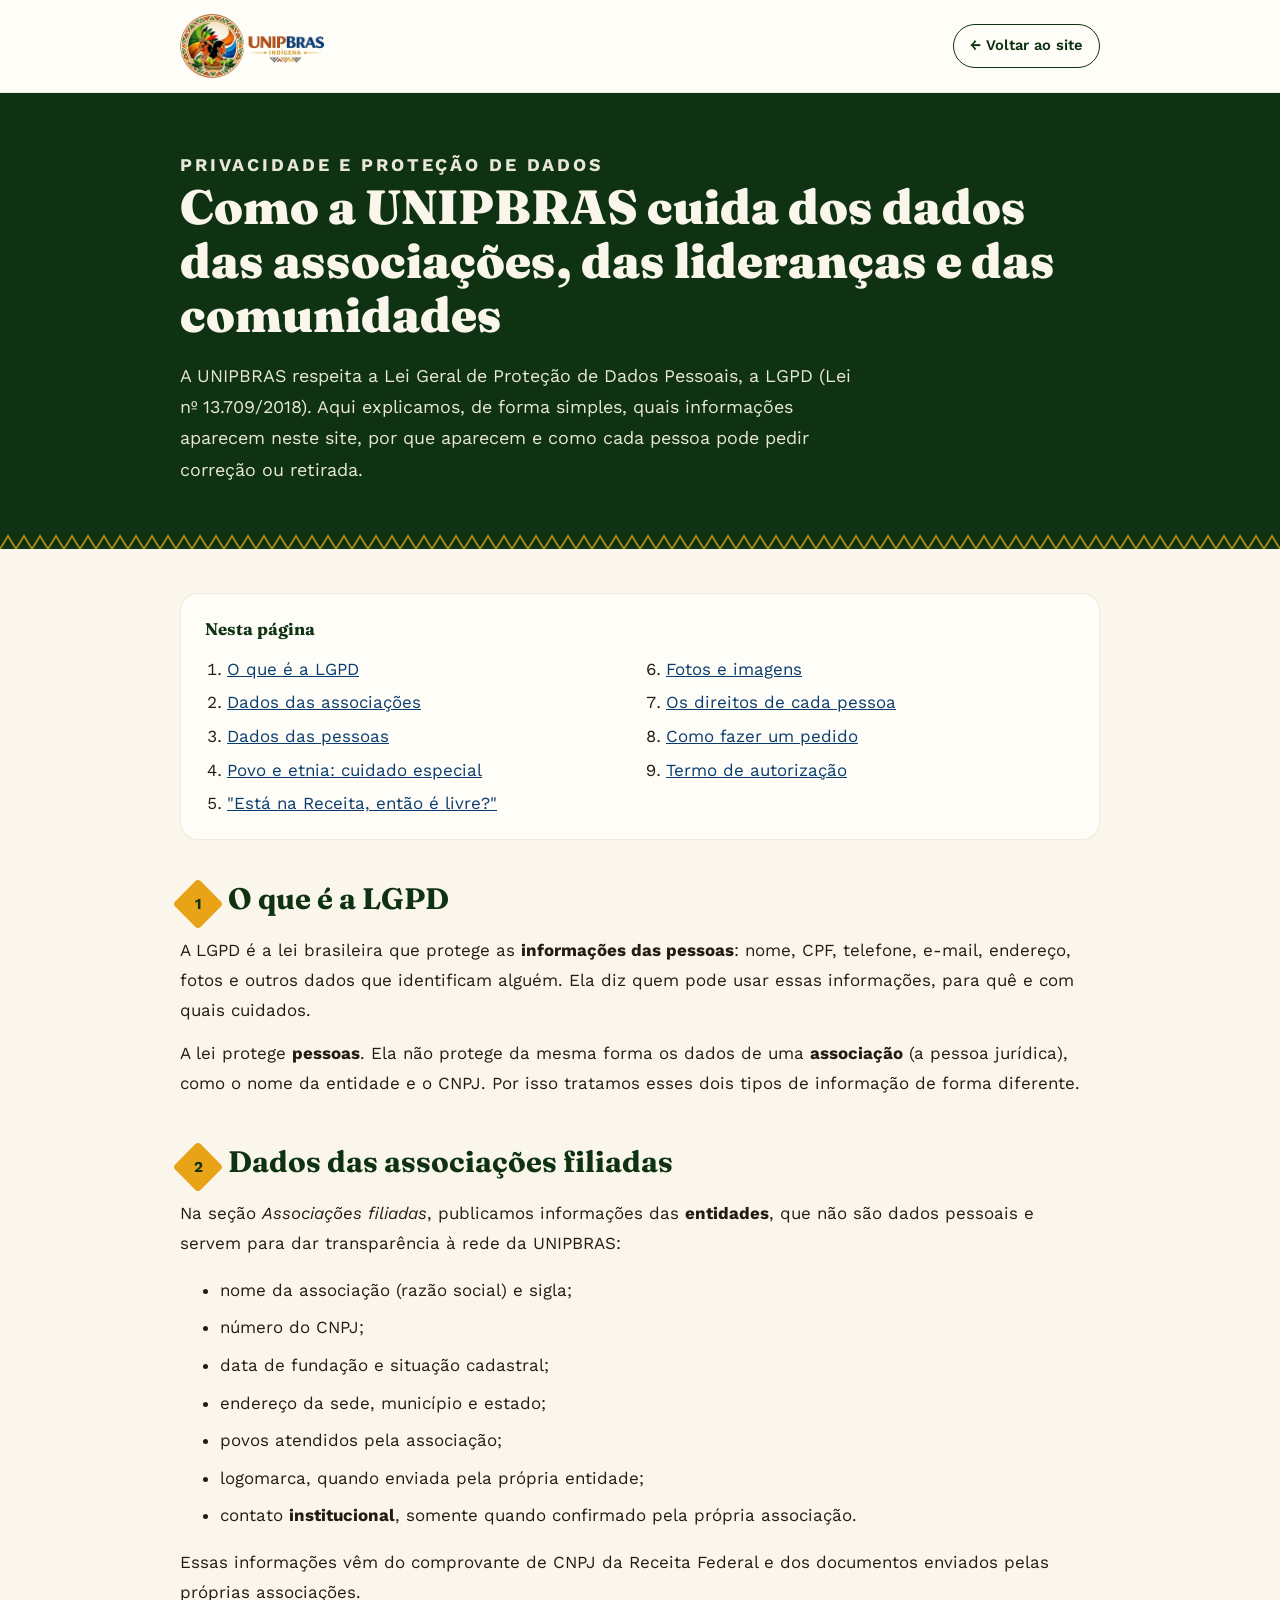
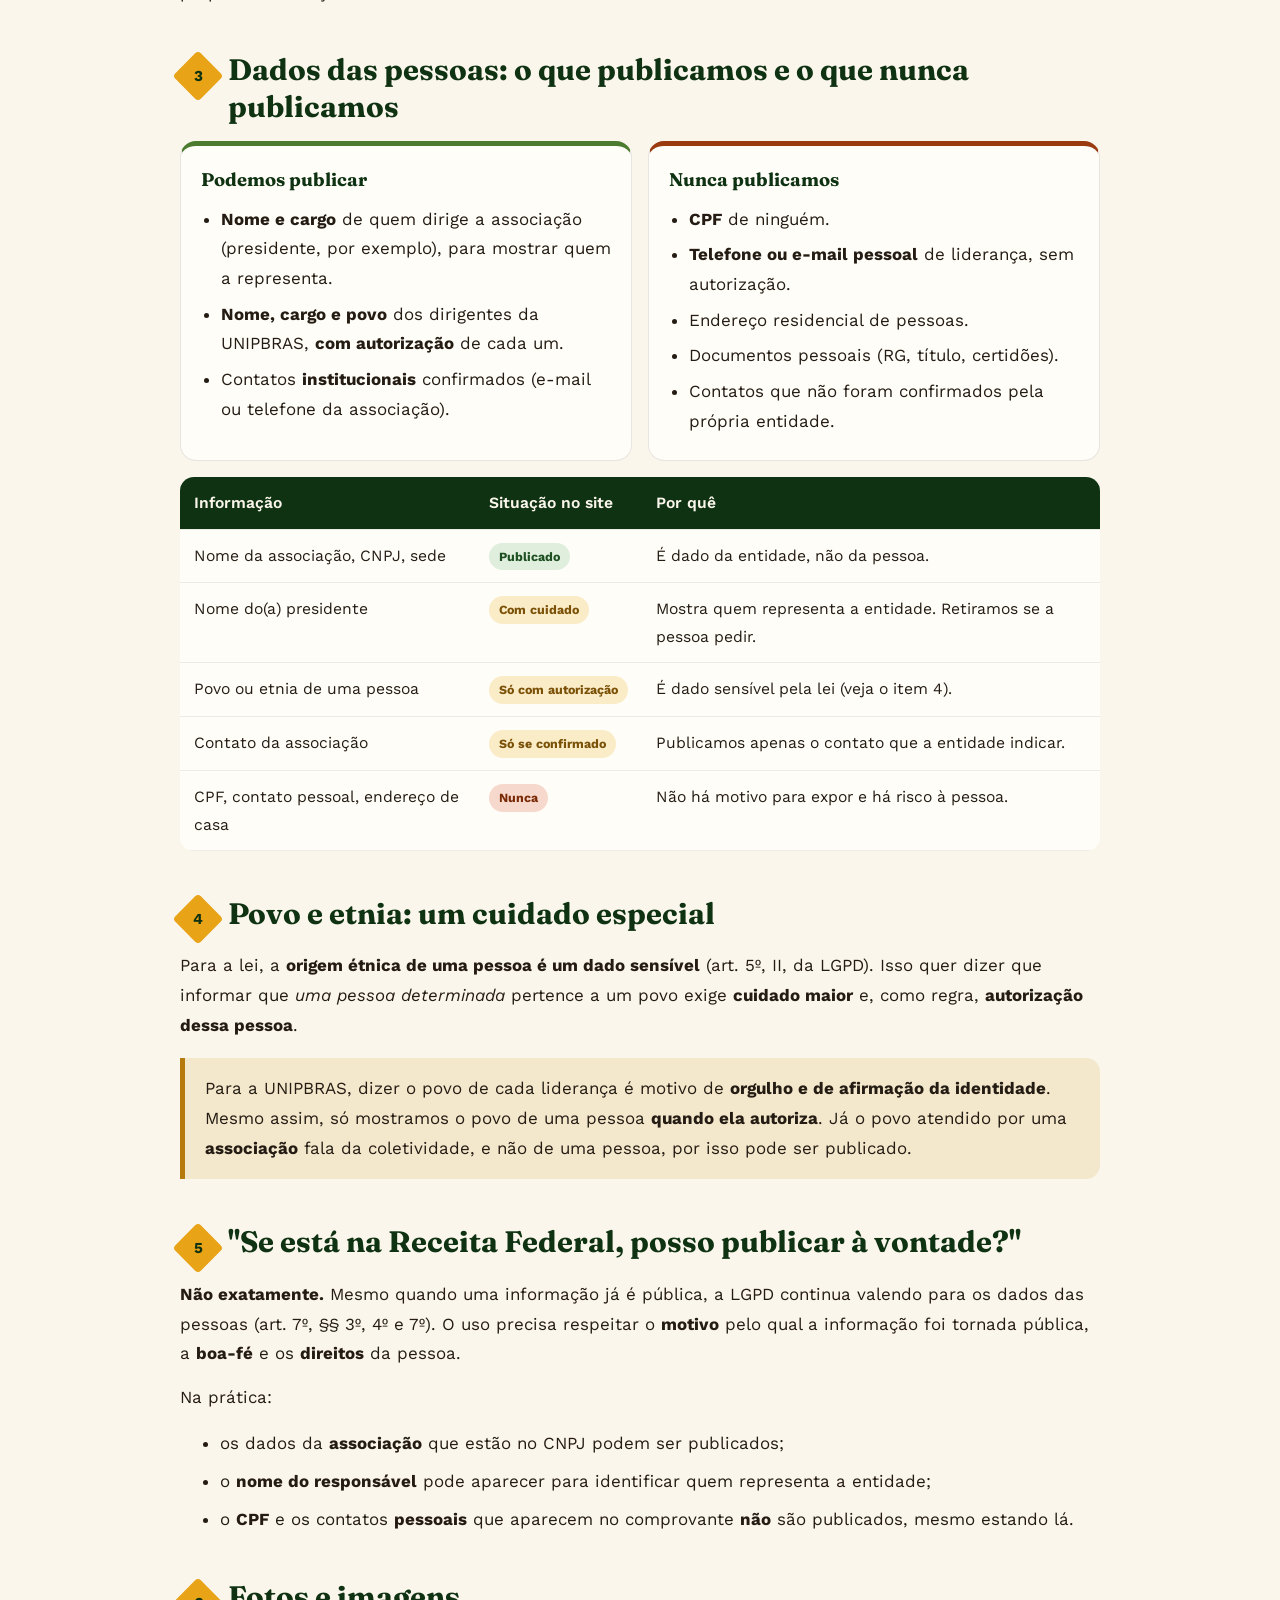
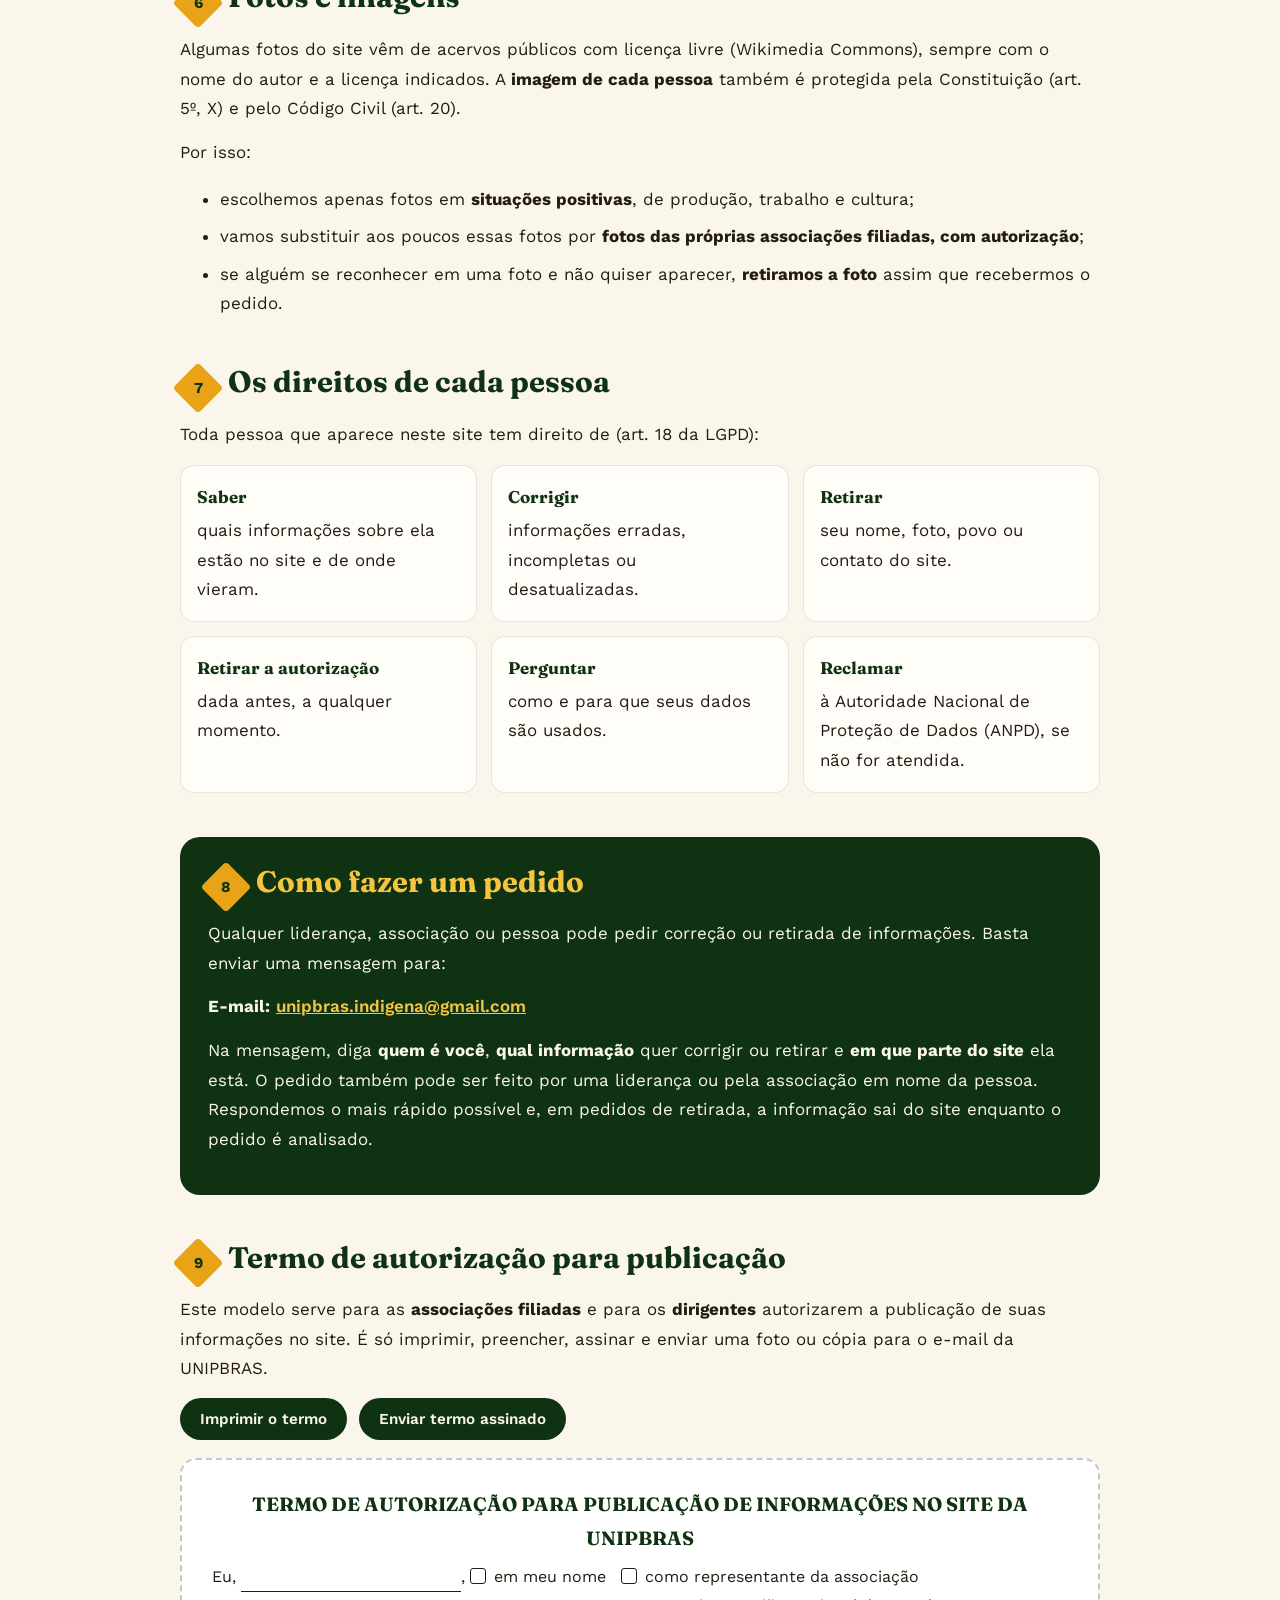
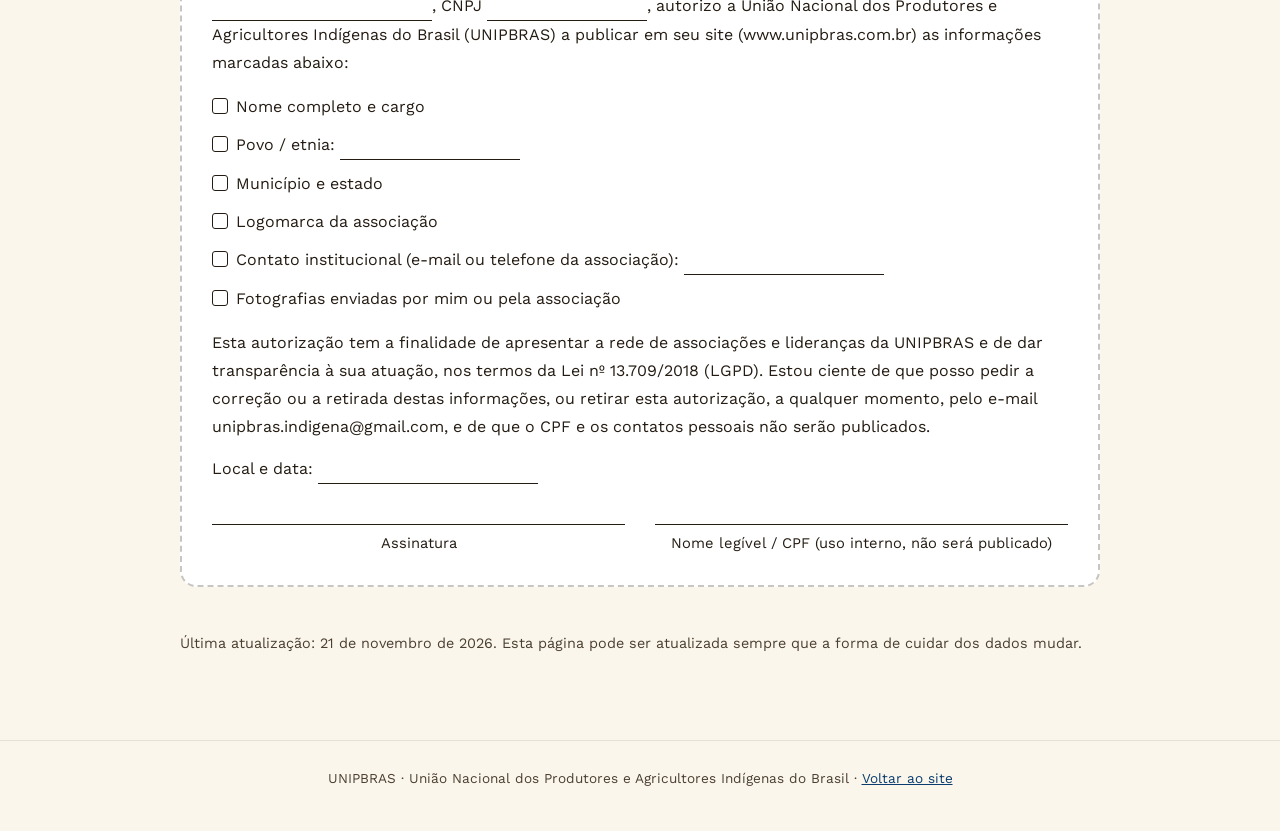
<file: privacidade.html>
<!doctype html>
<html lang="pt-BR">
<head>
<meta charset="utf-8">
<meta name="viewport" content="width=device-width, initial-scale=1">
<title>Privacidade e Proteção de Dados · UNIPBRAS</title>
<meta name="description" content="Como a UNIPBRAS cuida dos dados das associações filiadas, das lideranças e das comunidades indígenas, conforme a Lei Geral de Proteção de Dados (LGPD).">
<link rel="icon" type="image/webp" href="imgs/unipbras-emblema.webp?v=2">
<link rel="preconnect" href="https://fonts.googleapis.com">
<link rel="preconnect" href="https://fonts.gstatic.com" crossorigin>
<link href="https://fonts.googleapis.com/css2?family=Fraunces:opsz,wght@9..144,500;9..144,700;9..144,900&family=Work+Sans:wght@400;500;600;700&display=swap" rel="stylesheet">
<style>
:root{
  --forest:#1B4D1F; --forest-deep:#0F3312; --forest-light:#4C7A2E;
  --gold:#E8A317; --gold-light:#F5C542; --gold-deep:#B5790C;
  --river:#0A3D6E; --clay:#9A3A0F;
  --ink:#241C13; --ink-soft:#4A3F30; --paper:#FFFDF8; --cream:#FBF6EC; --cream-warm:#F3E7CC;
  --font-display:"Fraunces", Georgia, serif; --font-body:"Work Sans", -apple-system, sans-serif;
}
*{ box-sizing:border-box; }
html{ scroll-behavior:smooth; }
body{ margin:0; background:var(--cream); color:var(--ink); font-family:var(--font-body); font-size:1.06rem; line-height:1.75; }
a{ color:var(--river); }
.topo{ background:var(--paper); border-bottom:1px solid rgba(36,28,19,.08); }
.topo-in{ max-width:960px; margin:0 auto; padding:14px 20px; display:flex; align-items:center; justify-content:space-between; gap:16px; flex-wrap:wrap; }
.topo img{ height:64px; width:auto; display:block; }
.voltar{ font-weight:600; color:var(--forest-deep); text-decoration:none; border:1.5px solid var(--forest-deep); padding:8px 16px; border-radius:999px; font-size:.92rem; }
.voltar:hover{ background:var(--forest-deep); color:var(--cream); }
.capa{ background:var(--forest-deep); color:var(--cream); position:relative; overflow:hidden; }
.capa::after{ content:""; position:absolute; left:0; right:0; bottom:0; height:16px; opacity:.75;
  background:url("data:image/svg+xml,%3Csvg xmlns='http://www.w3.org/2000/svg' width='32' height='16'%3E%3Cpath d='M0 16 L8 3 L16 16 L24 3 L32 16' fill='none' stroke='%23E8A317' stroke-width='1.8'/%3E%3C/svg%3E") repeat-x; }
.capa-in{ max-width:960px; margin:0 auto; padding:56px 20px 64px; }
.rotulo{ text-transform:uppercase; letter-spacing:.16em; font-size:.8rem; font-weight:700; color:var(--gold-light); margin:0 0 12px; }
h1{ font-family:var(--font-display); font-weight:900; font-size:clamp(2rem,5vw,3rem); line-height:1.12; margin:0 0 18px; }
.capa p{ font-size:1.12rem; max-width:62ch; margin:0; color:rgba(251,246,236,.92); }
main{ max-width:960px; margin:0 auto; padding:44px 20px 70px; }
.indice{ background:var(--paper); border:1px solid rgba(36,28,19,.08); border-radius:18px; padding:20px 24px; margin-bottom:40px; }
.indice strong{ font-family:var(--font-display); color:var(--forest-deep); }
.indice ol{ margin:10px 0 0; padding-left:22px; columns:2; column-gap:30px; }
.indice li{ break-inside:avoid; margin-bottom:4px; }
section{ margin-bottom:44px; scroll-margin-top:20px; }
h2{ font-family:var(--font-display); font-size:clamp(1.4rem,3vw,1.85rem); color:var(--forest-deep); margin:0 0 14px; line-height:1.25; display:flex; gap:12px; align-items:baseline; }
h2 .num{ flex:none; display:inline-grid; place-items:center; width:36px; height:36px; transform:rotate(45deg); background:var(--gold); border-radius:4px; }
h2 .num span{ transform:rotate(-45deg); font-family:var(--font-body); font-size:.95rem; font-weight:700; color:var(--forest-deep); }
h3{ font-family:var(--font-display); color:var(--forest-deep); font-size:1.15rem; margin:22px 0 8px; }
p{ margin:0 0 14px; }
.destaque{ background:var(--cream-warm); border-left:5px solid var(--gold-deep); border-radius:0 14px 14px 0; padding:16px 20px; margin:18px 0; }
.destaque p:last-child{ margin-bottom:0; }
.grade{ display:grid; grid-template-columns:1fr 1fr; gap:16px; margin:16px 0; }
.caixa{ background:var(--paper); border:1px solid rgba(36,28,19,.1); border-radius:16px; padding:18px 20px; }
.caixa h3{ margin-top:0; }
.caixa.sim{ border-top:5px solid var(--forest-light); }
.caixa.nao{ border-top:5px solid var(--clay); }
.caixa ul{ margin:0; padding-left:20px; }
.caixa li{ margin-bottom:6px; }
ul.lista li{ margin-bottom:8px; }
table{ width:100%; border-collapse:collapse; background:var(--paper); border-radius:14px; overflow:hidden; font-size:.98rem; }
th, td{ text-align:left; padding:12px 14px; border-bottom:1px solid rgba(36,28,19,.08); vertical-align:top; }
th{ background:var(--forest-deep); color:var(--cream); font-weight:600; }
.selo{ display:inline-block; font-size:.78rem; font-weight:700; padding:3px 10px; border-radius:999px; white-space:nowrap; }
.selo.ok{ background:#dfeedd; color:#1d4f20; } .selo.cuidado{ background:#fbecc8; color:#7a5106; } .selo.nunca{ background:#f6d9cc; color:#7a2a07; }
.direitos{ display:grid; grid-template-columns:repeat(3,1fr); gap:14px; margin:16px 0; }
.direito{ background:var(--paper); border:1px solid rgba(36,28,19,.1); border-radius:14px; padding:16px; }
.direito b{ display:block; font-family:var(--font-display); color:var(--forest-deep); margin-bottom:4px; }
.contato{ background:var(--forest-deep); color:var(--cream); border-radius:20px; padding:26px 28px; }
.contato h2{ color:var(--gold-light); }
.contato a{ color:var(--gold-light); font-weight:600; }
.termo{ background:#fff; border:2px dashed rgba(36,28,19,.25); border-radius:16px; padding:28px 30px; font-size:1rem; }
.termo h3{ text-align:center; margin-top:0; font-size:1.2rem; }
.linha{ display:inline-block; min-width:220px; border-bottom:1px solid var(--ink); }
.marca{ display:inline-block; width:16px; height:16px; border:1.6px solid var(--ink); vertical-align:-2px; margin-right:8px; border-radius:3px; }
.termo ul{ list-style:none; padding-left:0; }
.termo li{ margin-bottom:10px; }
.assinaturas{ display:grid; grid-template-columns:1fr 1fr; gap:30px; margin-top:40px; text-align:center; font-size:.92rem; }
.assinaturas div{ border-top:1px solid var(--ink); padding-top:6px; }
.botoes{ display:flex; gap:12px; flex-wrap:wrap; margin:14px 0 18px; }
.botao{ font:600 .95rem var(--font-body); background:var(--forest-deep); color:var(--cream); border:0; padding:12px 20px; border-radius:999px; cursor:pointer; text-decoration:none; }
.botao:hover{ background:var(--forest); }
.rodape{ text-align:center; font-size:.85rem; color:var(--ink-soft); padding:26px 20px 40px; border-top:1px solid rgba(36,28,19,.1); }
@media (max-width:720px){
  .indice ol{ columns:1; } .grade, .direitos, .assinaturas{ grid-template-columns:1fr; }
  th, td{ padding:10px; font-size:.92rem; } .topo img{ height:50px; }
}
@media print{
  body *{ visibility:hidden; } #termo, #termo *{ visibility:visible; }
  #termo{ position:absolute; left:0; top:0; width:100%; border:0; padding:0; }
  .botoes{ display:none; }
}
</style>
</head>
<body>

<header class="topo">
  <div class="topo-in">
    <a href="./"><img src="imgs/unipbras-logo.webp?v=2" alt="UNIPBRAS Indígena: voltar para a página inicial"></a>
    <a class="voltar" href="./">← Voltar ao site</a>
  </div>
</header>

<div class="capa">
  <div class="capa-in">
    <p class="rotulo">Privacidade e proteção de dados</p>
    <h1>Como a UNIPBRAS cuida dos dados das associações, das lideranças e das comunidades</h1>
    <p>A UNIPBRAS respeita a Lei Geral de Proteção de Dados Pessoais, a LGPD (Lei nº 13.709/2018). Aqui explicamos, de forma simples, quais informações aparecem neste site, por que aparecem e como cada pessoa pode pedir correção ou retirada.</p>
  </div>
</div>

<main>

  <nav class="indice" aria-label="Nesta página">
    <strong>Nesta página</strong>
    <ol>
      <li><a href="#lgpd">O que é a LGPD</a></li>
      <li><a href="#associacoes">Dados das associações</a></li>
      <li><a href="#pessoas">Dados das pessoas</a></li>
      <li><a href="#etnia">Povo e etnia: cuidado especial</a></li>
      <li><a href="#publico">"Está na Receita, então é livre?"</a></li>
      <li><a href="#fotos">Fotos e imagens</a></li>
      <li><a href="#direitos">Os direitos de cada pessoa</a></li>
      <li><a href="#pedidos">Como fazer um pedido</a></li>
      <li><a href="#termo">Termo de autorização</a></li>
    </ol>
  </nav>

  <section id="lgpd">
    <h2><span class="num"><span>1</span></span>O que é a LGPD</h2>
    <p>A LGPD é a lei brasileira que protege as <strong>informações das pessoas</strong>: nome, CPF, telefone, e-mail, endereço, fotos e outros dados que identificam alguém. Ela diz quem pode usar essas informações, para quê e com quais cuidados.</p>
    <p>A lei protege <strong>pessoas</strong>. Ela não protege da mesma forma os dados de uma <strong>associação</strong> (a pessoa jurídica), como o nome da entidade e o CNPJ. Por isso tratamos esses dois tipos de informação de forma diferente.</p>
  </section>

  <section id="associacoes">
    <h2><span class="num"><span>2</span></span>Dados das associações filiadas</h2>
    <p>Na seção <em>Associações filiadas</em>, publicamos informações das <strong>entidades</strong>, que não são dados pessoais e servem para dar transparência à rede da UNIPBRAS:</p>
    <ul class="lista">
      <li>nome da associação (razão social) e sigla;</li>
      <li>número do CNPJ;</li>
      <li>data de fundação e situação cadastral;</li>
      <li>endereço da sede, município e estado;</li>
      <li>povos atendidos pela associação;</li>
      <li>logomarca, quando enviada pela própria entidade;</li>
      <li>contato <strong>institucional</strong>, somente quando confirmado pela própria associação.</li>
    </ul>
    <p>Essas informações vêm do comprovante de CNPJ da Receita Federal e dos documentos enviados pelas próprias associações.</p>
  </section>

  <section id="pessoas">
    <h2><span class="num"><span>3</span></span>Dados das pessoas: o que publicamos e o que nunca publicamos</h2>
    <div class="grade">
      <div class="caixa sim">
        <h3>Podemos publicar</h3>
        <ul>
          <li><strong>Nome e cargo</strong> de quem dirige a associação (presidente, por exemplo), para mostrar quem a representa.</li>
          <li><strong>Nome, cargo e povo</strong> dos dirigentes da UNIPBRAS, <strong>com autorização</strong> de cada um.</li>
          <li>Contatos <strong>institucionais</strong> confirmados (e-mail ou telefone da associação).</li>
        </ul>
      </div>
      <div class="caixa nao">
        <h3>Nunca publicamos</h3>
        <ul>
          <li><strong>CPF</strong> de ninguém.</li>
          <li><strong>Telefone ou e-mail pessoal</strong> de liderança, sem autorização.</li>
          <li>Endereço residencial de pessoas.</li>
          <li>Documentos pessoais (RG, título, certidões).</li>
          <li>Contatos que não foram confirmados pela própria entidade.</li>
        </ul>
      </div>
    </div>
    <table>
      <thead><tr><th>Informação</th><th>Situação no site</th><th>Por quê</th></tr></thead>
      <tbody>
        <tr><td>Nome da associação, CNPJ, sede</td><td><span class="selo ok">Publicado</span></td><td>É dado da entidade, não da pessoa.</td></tr>
        <tr><td>Nome do(a) presidente</td><td><span class="selo cuidado">Com cuidado</span></td><td>Mostra quem representa a entidade. Retiramos se a pessoa pedir.</td></tr>
        <tr><td>Povo ou etnia de uma pessoa</td><td><span class="selo cuidado">Só com autorização</span></td><td>É dado sensível pela lei (veja o item 4).</td></tr>
        <tr><td>Contato da associação</td><td><span class="selo cuidado">Só se confirmado</span></td><td>Publicamos apenas o contato que a entidade indicar.</td></tr>
        <tr><td>CPF, contato pessoal, endereço de casa</td><td><span class="selo nunca">Nunca</span></td><td>Não há motivo para expor e há risco à pessoa.</td></tr>
      </tbody>
    </table>
  </section>

  <section id="etnia">
    <h2><span class="num"><span>4</span></span>Povo e etnia: um cuidado especial</h2>
    <p>Para a lei, a <strong>origem étnica de uma pessoa é um dado sensível</strong> (art. 5º, II, da LGPD). Isso quer dizer que informar que <em>uma pessoa determinada</em> pertence a um povo exige <strong>cuidado maior</strong> e, como regra, <strong>autorização dessa pessoa</strong>.</p>
    <div class="destaque">
      <p>Para a UNIPBRAS, dizer o povo de cada liderança é motivo de <strong>orgulho e de afirmação da identidade</strong>. Mesmo assim, só mostramos o povo de uma pessoa <strong>quando ela autoriza</strong>. Já o povo atendido por uma <strong>associação</strong> fala da coletividade, e não de uma pessoa, por isso pode ser publicado.</p>
    </div>
  </section>

  <section id="publico">
    <h2><span class="num"><span>5</span></span>"Se está na Receita Federal, posso publicar à vontade?"</h2>
    <p><strong>Não exatamente.</strong> Mesmo quando uma informação já é pública, a LGPD continua valendo para os dados das pessoas (art. 7º, §§ 3º, 4º e 7º). O uso precisa respeitar o <strong>motivo</strong> pelo qual a informação foi tornada pública, a <strong>boa-fé</strong> e os <strong>direitos</strong> da pessoa.</p>
    <p>Na prática:</p>
    <ul class="lista">
      <li>os dados da <strong>associação</strong> que estão no CNPJ podem ser publicados;</li>
      <li>o <strong>nome do responsável</strong> pode aparecer para identificar quem representa a entidade;</li>
      <li>o <strong>CPF</strong> e os contatos <strong>pessoais</strong> que aparecem no comprovante <strong>não</strong> são publicados, mesmo estando lá.</li>
    </ul>
  </section>

  <section id="fotos">
    <h2><span class="num"><span>6</span></span>Fotos e imagens</h2>
    <p>Algumas fotos do site vêm de acervos públicos com licença livre (Wikimedia Commons), sempre com o nome do autor e a licença indicados. A <strong>imagem de cada pessoa</strong> também é protegida pela Constituição (art. 5º, X) e pelo Código Civil (art. 20).</p>
    <p>Por isso:</p>
    <ul class="lista">
      <li>escolhemos apenas fotos em <strong>situações positivas</strong>, de produção, trabalho e cultura;</li>
      <li>vamos substituir aos poucos essas fotos por <strong>fotos das próprias associações filiadas, com autorização</strong>;</li>
      <li>se alguém se reconhecer em uma foto e não quiser aparecer, <strong>retiramos a foto</strong> assim que recebermos o pedido.</li>
    </ul>
  </section>

  <section id="direitos">
    <h2><span class="num"><span>7</span></span>Os direitos de cada pessoa</h2>
    <p>Toda pessoa que aparece neste site tem direito de (art. 18 da LGPD):</p>
    <div class="direitos">
      <div class="direito"><b>Saber</b>quais informações sobre ela estão no site e de onde vieram.</div>
      <div class="direito"><b>Corrigir</b>informações erradas, incompletas ou desatualizadas.</div>
      <div class="direito"><b>Retirar</b>seu nome, foto, povo ou contato do site.</div>
      <div class="direito"><b>Retirar a autorização</b>dada antes, a qualquer momento.</div>
      <div class="direito"><b>Perguntar</b>como e para que seus dados são usados.</div>
      <div class="direito"><b>Reclamar</b>à Autoridade Nacional de Proteção de Dados (ANPD), se não for atendida.</div>
    </div>
  </section>

  <section id="pedidos">
    <div class="contato">
      <h2><span class="num"><span>8</span></span>Como fazer um pedido</h2>
      <p>Qualquer liderança, associação ou pessoa pode pedir correção ou retirada de informações. Basta enviar uma mensagem para:</p>
      <p><strong>E-mail:</strong> <a href="mailto:unipbras.indigena@gmail.com?subject=Pedido%20sobre%20dados%20(LGPD)">unipbras.indigena@gmail.com</a></p>
      <p>Na mensagem, diga <strong>quem é você</strong>, <strong>qual informação</strong> quer corrigir ou retirar e <strong>em que parte do site</strong> ela está. O pedido também pode ser feito por uma liderança ou pela associação em nome da pessoa. Respondemos o mais rápido possível e, em pedidos de retirada, a informação sai do site enquanto o pedido é analisado.</p>
    </div>
  </section>

  <section id="termo">
    <h2><span class="num"><span>9</span></span>Termo de autorização para publicação</h2>
    <p>Este modelo serve para as <strong>associações filiadas</strong> e para os <strong>dirigentes</strong> autorizarem a publicação de suas informações no site. É só imprimir, preencher, assinar e enviar uma foto ou cópia para o e-mail da UNIPBRAS.</p>
    <div class="botoes">
      <button class="botao" type="button" onclick="window.print()">Imprimir o termo</button>
      <a class="botao" href="mailto:unipbras.indigena@gmail.com?subject=Termo%20de%20autoriza%C3%A7%C3%A3o%20assinado">Enviar termo assinado</a>
    </div>
    <div class="termo" id="termo">
      <h3>TERMO DE AUTORIZAÇÃO PARA PUBLICAÇÃO DE INFORMAÇÕES NO SITE DA UNIPBRAS</h3>
      <p>Eu, <span class="linha">&nbsp;</span>, <span class="marca"></span>em meu nome &nbsp; <span class="marca"></span>como representante da associação <span class="linha">&nbsp;</span>, CNPJ <span class="linha" style="min-width:160px">&nbsp;</span>, autorizo a União Nacional dos Produtores e Agricultores Indígenas do Brasil (UNIPBRAS) a publicar em seu site (www.unipbras.com.br) as informações marcadas abaixo:</p>
      <ul>
        <li><span class="marca"></span>Nome completo e cargo</li>
        <li><span class="marca"></span>Povo / etnia: <span class="linha" style="min-width:180px">&nbsp;</span></li>
        <li><span class="marca"></span>Município e estado</li>
        <li><span class="marca"></span>Logomarca da associação</li>
        <li><span class="marca"></span>Contato institucional (e-mail ou telefone da associação): <span class="linha" style="min-width:200px">&nbsp;</span></li>
        <li><span class="marca"></span>Fotografias enviadas por mim ou pela associação</li>
      </ul>
      <p>Esta autorização tem a finalidade de apresentar a rede de associações e lideranças da UNIPBRAS e de dar transparência à sua atuação, nos termos da Lei nº 13.709/2018 (LGPD). Estou ciente de que posso pedir a correção ou a retirada destas informações, ou retirar esta autorização, a qualquer momento, pelo e-mail unipbras.indigena@gmail.com, e de que o CPF e os contatos pessoais não serão publicados.</p>
      <p>Local e data: <span class="linha">&nbsp;</span></p>
      <div class="assinaturas">
        <div>Assinatura</div>
        <div>Nome legível / CPF (uso interno, não será publicado)</div>
      </div>
    </div>
  </section>

  <p style="font-size:.9rem;color:var(--ink-soft)">Última atualização: 21 de novembro de 2026. Esta página pode ser atualizada sempre que a forma de cuidar dos dados mudar.</p>
</main>

<footer class="rodape">
  UNIPBRAS · União Nacional dos Produtores e Agricultores Indígenas do Brasil · <a href="./">Voltar ao site</a>
</footer>

</body>
</html>
</file>
